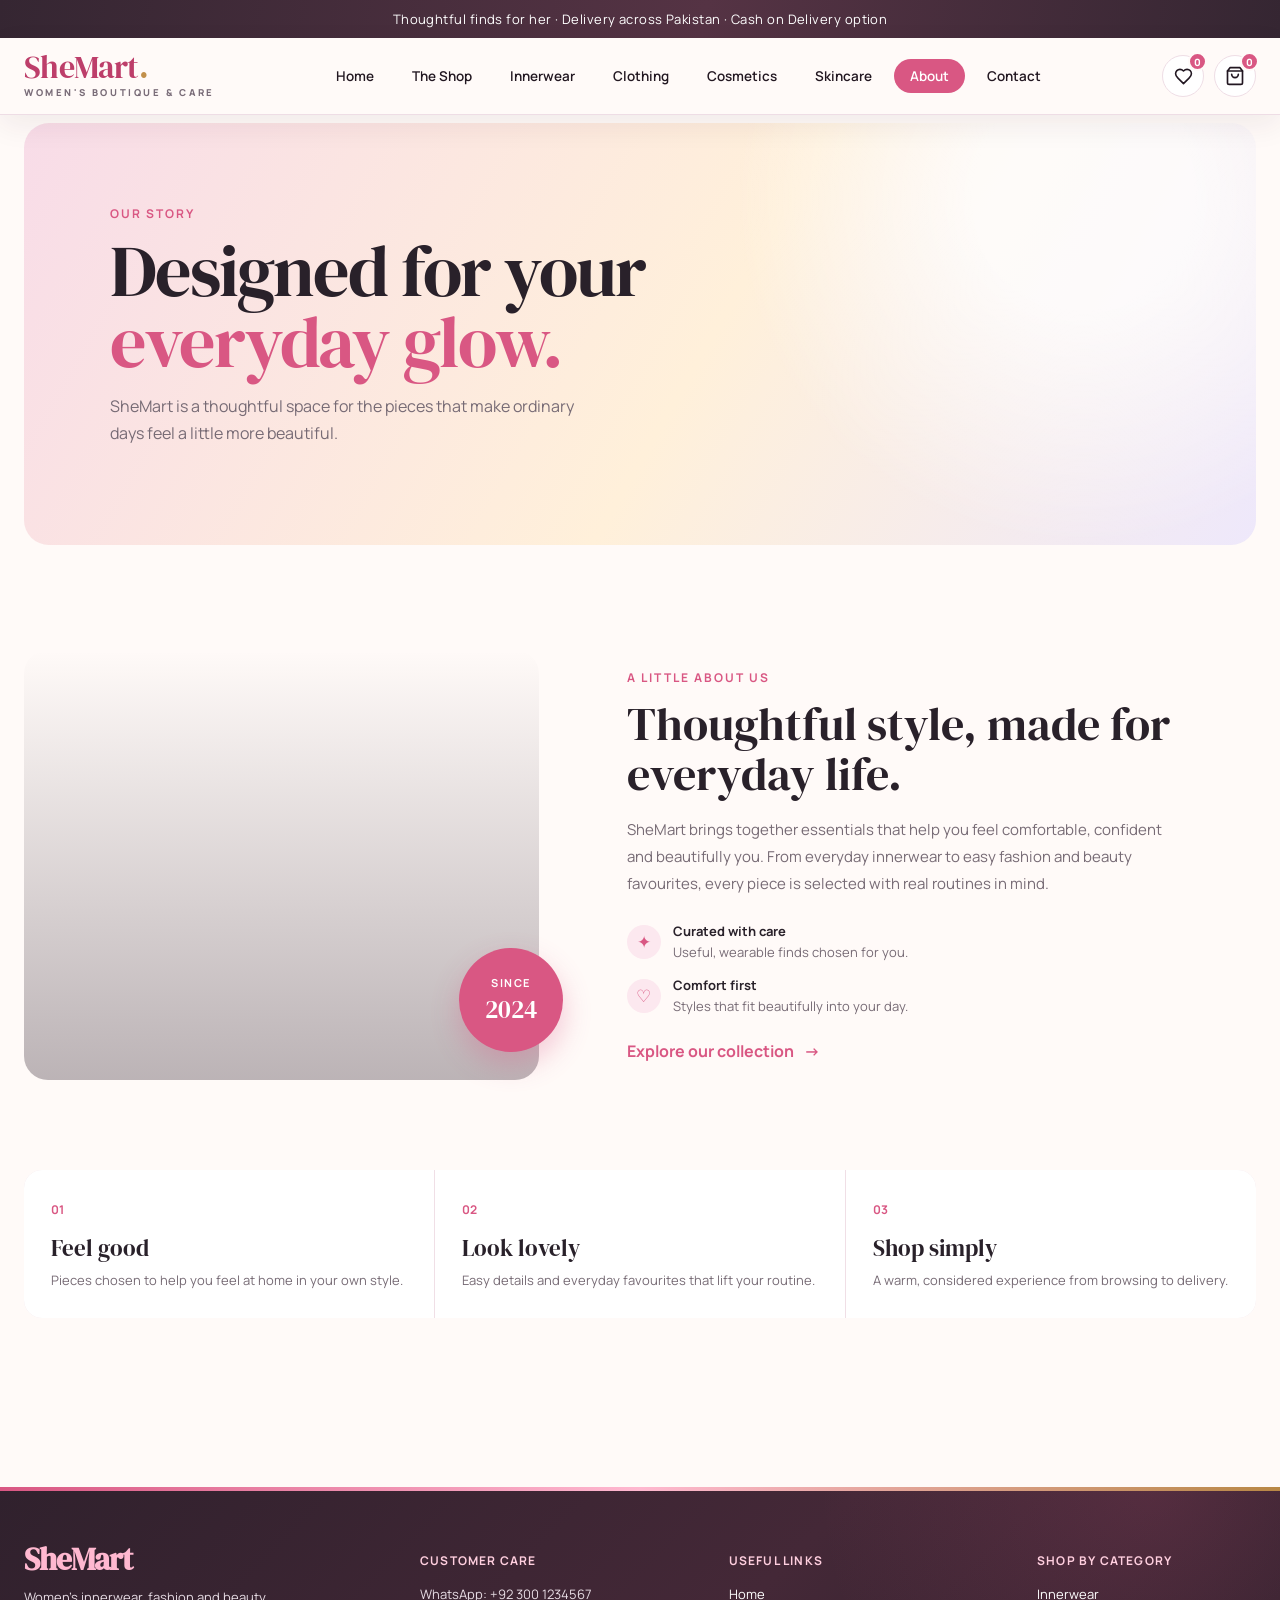
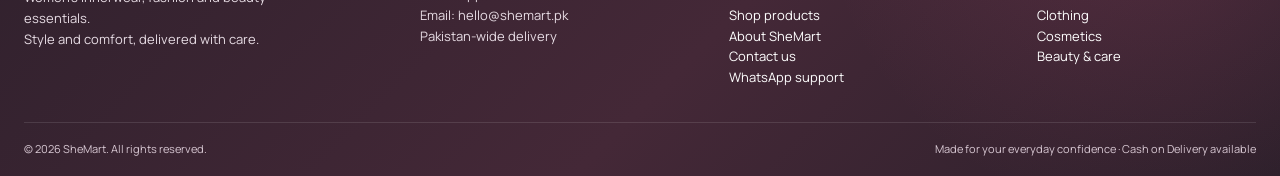
<file: about.html>
<!doctype html>
<html lang="en">
  <head>
    <meta charset="utf-8" />
    <meta name="viewport" content="width=device-width, initial-scale=1" />
    <meta name="description" content="Learn more about SheMart." />
    <title>About SheMart</title>
    <link rel="stylesheet" href="css/styles.css" />
    <link rel="stylesheet" href="css/shared.css" />
  </head>
  <body data-page="about">
    <div class="topbar">
      Thoughtful finds for her · Delivery across Pakistan · Cash on Delivery
      option
    </div>
    <div id="sharedHeader"></div>
    <main class="wrap inner-page">
      <section class="inner-page-heading">
        <div class="eyebrow">Our story</div>
        <h1>Designed for your<br /><em>everyday glow.</em></h1>
        <p>
          SheMart is a thoughtful space for the pieces that make ordinary days
          feel a little more beautiful.
        </p>
      </section>
      <section class="about-section about-page-section">
        <div class="about-visual">
          <div class="about-badge"><strong>Since</strong><span>2024</span></div>
        </div>
        <div class="about-copy">
          <div class="eyebrow">A little about us</div>
          <h2>Thoughtful style, made for everyday life.</h2>
          <p>
            SheMart brings together essentials that help you feel comfortable,
            confident and beautifully you. From everyday innerwear to easy
            fashion and beauty favourites, every piece is selected with real
            routines in mind.
          </p>
          <div class="about-points">
            <div>
              <span class="point-icon">✦</span
              ><span
                ><b>Curated with care</b>Useful, wearable finds chosen for
                you.</span
              >
            </div>
            <div>
              <span class="point-icon">♡</span
              ><span
                ><b>Comfort first</b>Styles that fit beautifully into your
                day.</span
              >
            </div>
          </div>
          <a class="text-link" href="shop.html"
            >Explore our collection <span>→</span></a
          >
        </div>
      </section>
      <section class="values-strip">
        <div>
          <b>01</b>
          <h3>Feel good</h3>
          <p>Pieces chosen to help you feel at home in your own style.</p>
        </div>
        <div>
          <b>02</b>
          <h3>Look lovely</h3>
          <p>Easy details and everyday favourites that lift your routine.</p>
        </div>
        <div>
          <b>03</b>
          <h3>Shop simply</h3>
          <p>A warm, considered experience from browsing to delivery.</p>
        </div>
      </section>
    </main>
    <footer class="footer">
      <div class="wrap footerinner">
        <div>
          <div class="logo">SheMart</div>
          <p>
            Women's innerwear, fashion and beauty essentials.<br />Style and
            comfort, delivered with care.
          </p>
        </div>
        <div>
          <b>Customer care</b>
          <p>
            WhatsApp: +92 300 1234567<br />Email: hello@shemart.pk<br />Pakistan-wide delivery
          </p>
        </div>
        <div>
          <b>Useful links</b>
          <p>
            <a style="color: white" href="shop.html">Shop products</a><br /><a
              style="color: white"
              href="contact.html"
              >Contact us</a
            ><br /><a style="color: white" href="index.html">Back home</a>
          </p>
        </div>
        <div>
          <b>Shop by category</b>
          <p>
            <a href="shop.html?category=Women's%20innerwear">Innerwear</a><br />
            <a href="shop.html?category=Ladies%20clothing">Clothing</a><br />
            <a href="shop.html?category=Cosmetics">Cosmetics</a><br />
            <a href="shop.html?category=Beauty%20products">Beauty &amp; care</a>
          </p>
        </div>
      </div>
      <div class="wrap smallprint">
        <span>© <span id="year"></span> SheMart. All rights reserved.</span>
        <span>Made for your everyday confidence · Cash on Delivery available</span>
      </div>
    </footer>
    <div
      class="modal"
      id="cartModal"
      role="dialog"
      aria-modal="true"
      aria-label="Shopping cart"
    >
      <div class="panel cart-panel">
        <div class="panelhead">
          <div>
            <div class="eyebrow">Your SheMart order</div>
            <h2>Your cart</h2>
          </div>
          <button class="close" id="closeCart" aria-label="Close">×</button>
        </div>
        <div id="cartItems"></div>
        <div class="cart-summary">
          <div class="summary-row">
            <span>Subtotal</span><span id="cartSubtotal">Rs 0</span>
          </div>
          <div class="summary-row delivery-row">
            <span>Delivery</span><span>Calculated at checkout</span>
          </div>
          <div class="total">
            <span>Total</span><span id="cartTotal">Rs 0</span>
          </div>
        </div>
        <button class="primary" id="checkoutBtn" style="width: 100%">
          Continue to checkout
        </button>
      </div>
    </div>
    <script src="js/shared.js"></script>
    <script src="js/script.js"></script>
  </body>
</html>
</file>
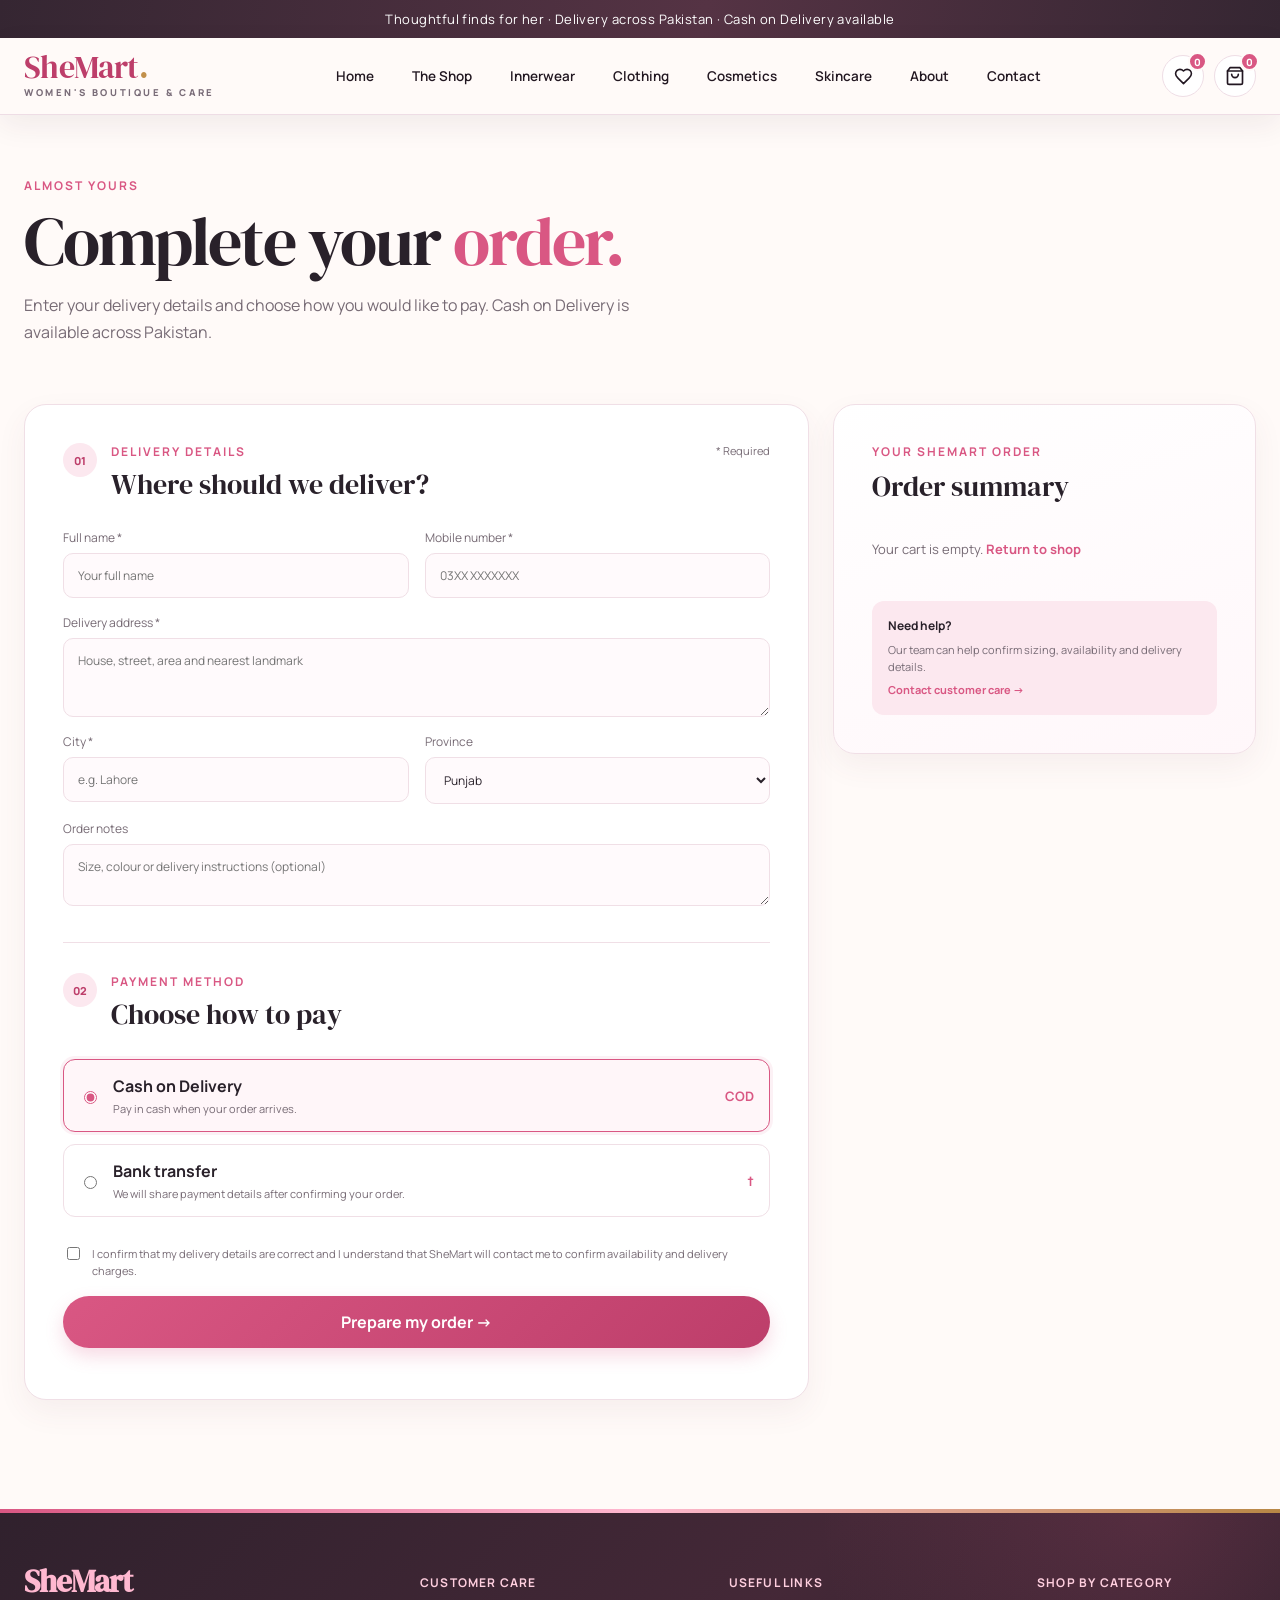
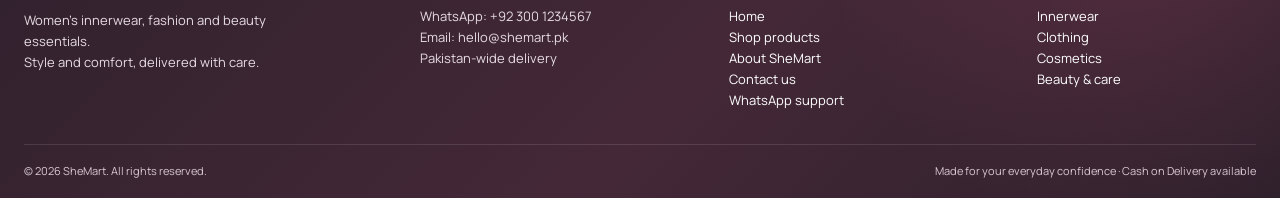
<file: checkout.html>
<!doctype html>
<html lang="en">
  <head>
    <meta charset="utf-8" />
    <meta name="viewport" content="width=device-width, initial-scale=1" />
    <meta name="description" content="Secure checkout for your SheMart order." />
    <title>Checkout | SheMart</title>
    <link rel="stylesheet" href="css/styles.css" />
    <link rel="stylesheet" href="css/shared.css" />
  </head>
  <body data-page="checkout">
    <div class="topbar">Thoughtful finds for her · Delivery across Pakistan · Cash on Delivery available</div>
    <div id="sharedHeader"></div>
    <main class="wrap checkout-page">
      <section class="checkout-heading">
        <div class="eyebrow">Almost yours</div>
        <h1>Complete your <em>order.</em></h1>
        <p>Enter your delivery details and choose how you would like to pay. Cash on Delivery is available across Pakistan.</p>
      </section>
      <div class="checkout-layout">
        <section class="checkout-card">
          <div class="checkout-card-heading">
            <div><span class="checkout-step">01</span><div><div class="eyebrow">Delivery details</div><h2>Where should we deliver?</h2></div></div>
            <span class="required-note">* Required</span>
          </div>
          <form id="checkoutForm">
            <div class="checkout-form-grid">
              <label>Full name *<input required name="name" autocomplete="name" placeholder="Your full name" /></label>
              <label>Mobile number *<input required name="phone" type="tel" autocomplete="tel" placeholder="03XX XXXXXXX" /></label>
              <label class="full">Delivery address *<textarea required name="address" rows="3" placeholder="House, street, area and nearest landmark"></textarea></label>
              <label>City *<input required name="city" placeholder="e.g. Lahore" /></label>
              <label>Province
                <select name="province"><option>Punjab</option><option>Sindh</option><option>Khyber Pakhtunkhwa</option><option>Balochistan</option><option>Islamabad Capital Territory</option><option>Gilgit-Baltistan</option><option>Azad Jammu & Kashmir</option></select>
              </label>
              <label class="full">Order notes <textarea name="notes" rows="2" placeholder="Size, colour or delivery instructions (optional)"></textarea></label>
            </div>
            <div class="checkout-payment">
              <div class="checkout-card-heading"><div><span class="checkout-step">02</span><div><div class="eyebrow">Payment method</div><h2>Choose how to pay</h2></div></div></div>
              <label class="payment-option"><input type="radio" name="payment" value="Cash on Delivery" checked /><span><b>Cash on Delivery</b><small>Pay in cash when your order arrives.</small></span><strong>COD</strong></label>
              <label class="payment-option"><input type="radio" name="payment" value="Bank transfer (confirm first)" /><span><b>Bank transfer</b><small>We will share payment details after confirming your order.</small></span><strong>†</strong></label>
            </div>
            <label class="checkout-consent"><input required type="checkbox" /> <span>I confirm that my delivery details are correct and I understand that SheMart will contact me to confirm availability and delivery charges.</span></label>
            <button class="primary checkout-submit" id="checkoutSubmit" type="submit">Prepare my order <span>→</span></button>
            <div class="checkout-message" id="checkoutMessage" role="status"></div>
            <div class="checkout-confirmation" id="checkoutConfirmation" hidden>
              <b>Your order summary</b>
              <textarea id="checkoutOrderText" readonly aria-label="Order summary"></textarea>
              <div><button class="add" id="copyOrder" type="button">Copy summary</button><a class="primary checkout-whatsapp" href="https://wa.me/923001234567" target="_blank" rel="noopener">Open WhatsApp</a></div>
            </div>
          </form>
        </section>
        <aside class="checkout-card checkout-summary-card">
          <div class="eyebrow">Your SheMart order</div><h2>Order summary</h2>
          <div id="checkoutSummary"></div>
          <div class="checkout-help"><b>Need help?</b><span>Our team can help confirm sizing, availability and delivery details.</span><a href="contact.html">Contact customer care →</a></div>
        </aside>
      </div>
    </main>
    <footer class="footer"></footer>
    <script src="js/shared.js"></script>
    <script src="js/script.js"></script>
  </body>
</html>
</file>
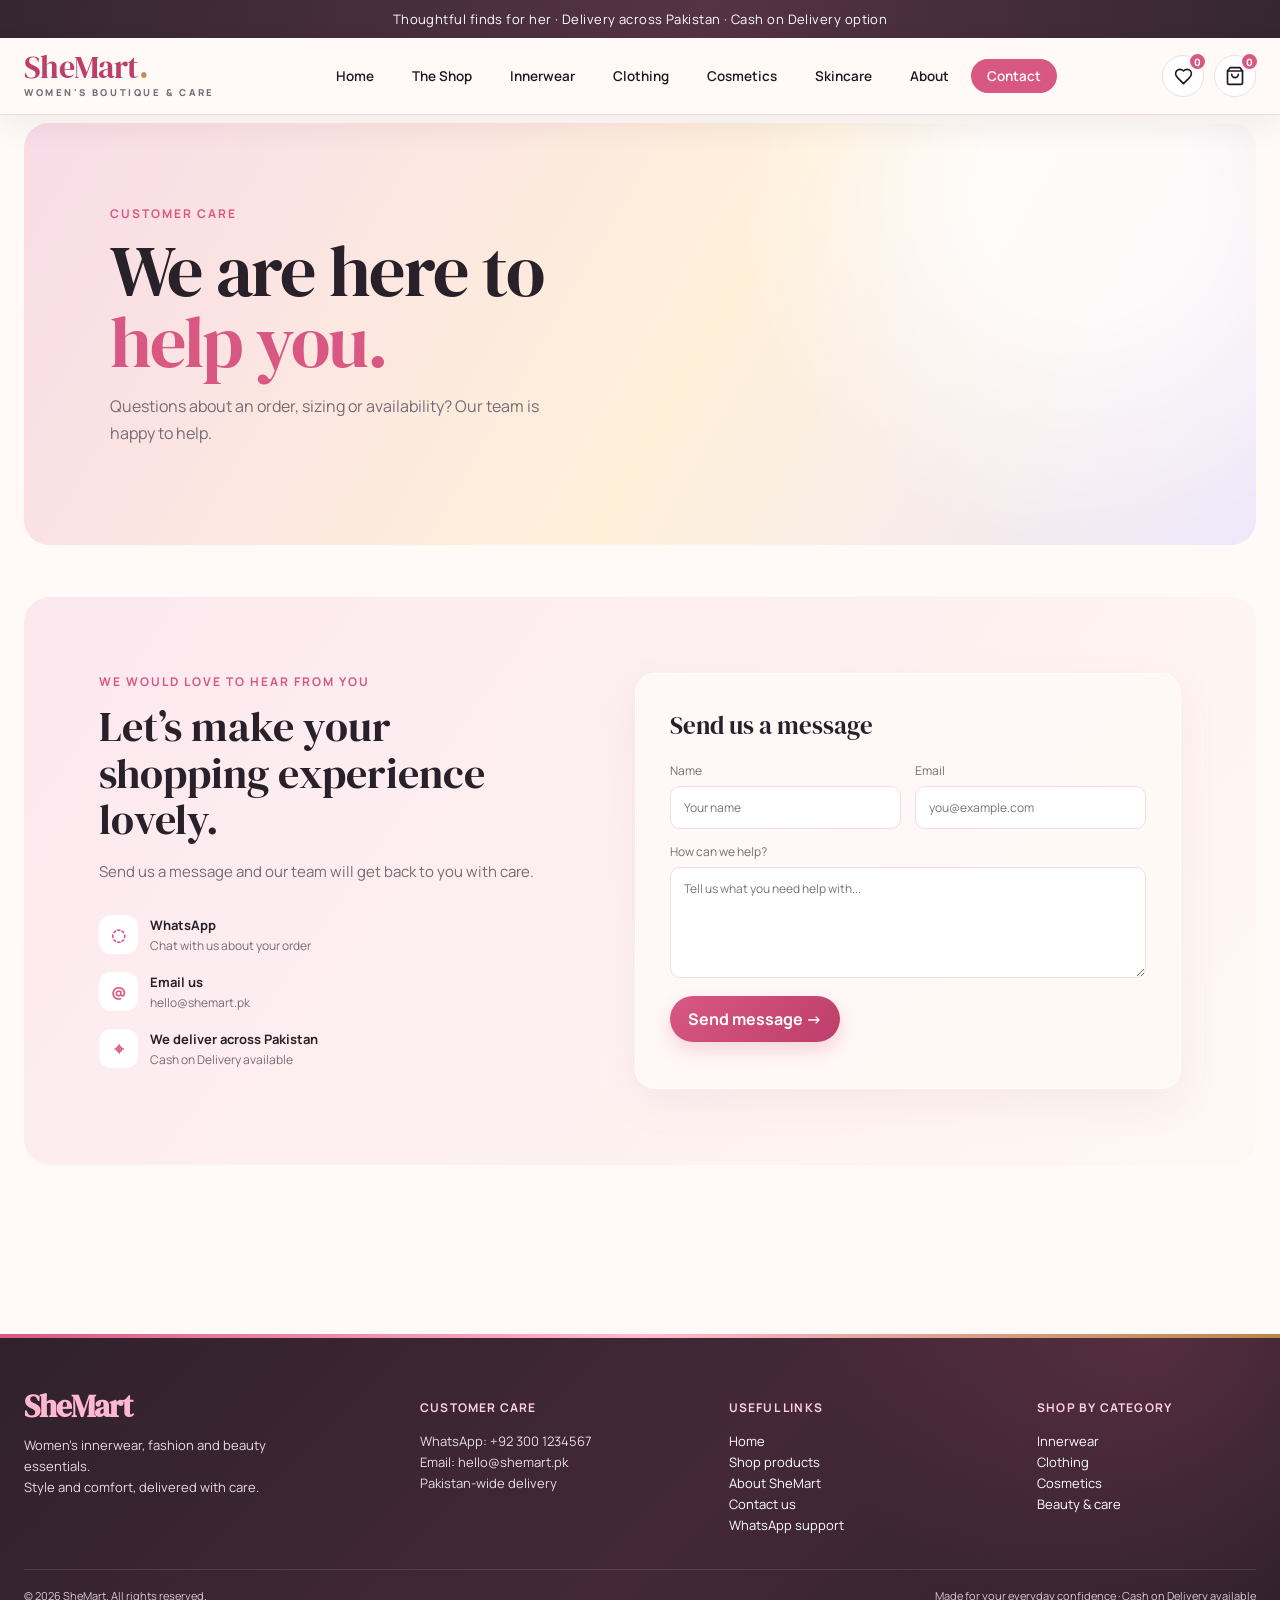
<file: contact.html>
<!doctype html>
<html lang="en">
  <head>
    <meta charset="utf-8" />
    <meta name="viewport" content="width=device-width, initial-scale=1" />
    <meta
      name="description"
      content="Contact SheMart for order and product support."
    />
    <title>Contact SheMart</title>
    <link rel="stylesheet" href="css/styles.css" />
    <link rel="stylesheet" href="css/shared.css" />
  </head>
  <body data-page="contact">
    <div class="topbar">
      Thoughtful finds for her · Delivery across Pakistan · Cash on Delivery
      option
    </div>
    <div id="sharedHeader"></div>
    <main class="wrap inner-page">
      <section class="inner-page-heading">
        <div class="eyebrow">Customer care</div>
        <h1>We are here to<br /><em>help you.</em></h1>
        <p>
          Questions about an order, sizing or availability? Our team is happy to
          help.
        </p>
      </section>
      <section class="contact-section contact-page-section">
        <div class="contact-intro">
          <div class="eyebrow">We would love to hear from you</div>
          <h2>Let’s make your shopping experience lovely.</h2>
          <p>Send us a message and our team will get back to you with care.</p>
          <div class="contact-details">
            <a href="https://wa.me/923001234567" target="_blank" rel="noopener"
              ><span class="contact-icon">◌</span
              ><span
                ><b>WhatsApp</b
                ><small>Chat with us about your order</small></span
              ></a
            ><a href="mailto:hello@shemart.pk"
              ><span class="contact-icon">@</span
              ><span><b>Email us</b><small>hello@shemart.pk</small></span></a
            >
            <div>
              <span class="contact-icon">⌖</span
              ><span
                ><b>We deliver across Pakistan</b
                ><small>Cash on Delivery available</small></span
              >
            </div>
          </div>
        </div>
        <form class="contact-form" id="contactForm">
          <h3>Send us a message</h3>
          <div class="contact-form-grid">
            <label
              >Name<input
                required
                name="name"
                placeholder="Your name"
                autocomplete="name" /></label
            ><label
              >Email<input
                required
                type="email"
                name="email"
                placeholder="you@example.com"
                autocomplete="email" /></label
            ><label class="full"
              >How can we help?<textarea
                required
                name="message"
                rows="5"
                placeholder="Tell us what you need help with..."
              ></textarea>
            </label>
          </div>
          <button class="primary" type="submit">
            Send message <span>→</span>
          </button>
          <div class="contact-success" id="contactSuccess" role="status"></div>
        </form>
      </section>
    </main>
    <footer class="footer">
      <div class="wrap footerinner">
        <div>
          <div class="logo">SheMart</div>
          <p>
            Women's innerwear, fashion and beauty essentials.<br />Style and
            comfort, delivered with care.
          </p>
        </div>
        <div>
          <b>Customer care</b>
          <p>
            WhatsApp: +92 300 1234567<br />Email: hello@shemart.pk<br />Pakistan-wide delivery
          </p>
        </div>
        <div>
          <b>Useful links</b>
          <p>
            <a style="color: white" href="shop.html">Shop products</a><br /><a
              style="color: white"
              href="about.html"
              >About SheMart</a
            ><br /><a style="color: white" href="index.html">Back home</a>
          </p>
        </div>
        <div>
          <b>Shop by category</b>
          <p>
            <a href="shop.html?category=Women's%20innerwear">Innerwear</a><br />
            <a href="shop.html?category=Ladies%20clothing">Clothing</a><br />
            <a href="shop.html?category=Cosmetics">Cosmetics</a><br />
            <a href="shop.html?category=Beauty%20products">Beauty &amp; care</a>
          </p>
        </div>
      </div>
      <div class="wrap smallprint">
        <span>© <span id="year"></span> SheMart. All rights reserved.</span>
        <span>Made for your everyday confidence · Cash on Delivery available</span>
      </div>
    </footer>
    <div
      class="modal"
      id="cartModal"
      role="dialog"
      aria-modal="true"
      aria-label="Shopping cart"
    >
      <div class="panel cart-panel">
        <div class="panelhead">
          <div>
            <div class="eyebrow">Your SheMart order</div>
            <h2>Your cart</h2>
          </div>
          <button class="close" id="closeCart" aria-label="Close">×</button>
        </div>
        <div id="cartItems"></div>
        <div class="cart-summary">
          <div class="summary-row">
            <span>Subtotal</span><span id="cartSubtotal">Rs 0</span>
          </div>
          <div class="summary-row delivery-row">
            <span>Delivery</span><span>Calculated at checkout</span>
          </div>
          <div class="total">
            <span>Total</span><span id="cartTotal">Rs 0</span>
          </div>
        </div>
        <button class="primary" id="checkoutBtn" style="width: 100%">
          Continue to checkout
        </button>
      </div>
    </div>
    <script src="js/shared.js"></script>
    <script src="js/script.js"></script>
  </body>
</html>
</file>
<file: css/styles.css>
@import url("https://fonts.googleapis.com/css2?family=DM+Serif+Display:ital@0;1&family=Manrope:wght@400;500;600;700;800&display=swap");

      :root {
        --pink: #d95783;
        --pink-dark: #bd3e6a;
        --rose: #fce8ef;
        --ink: #29212a;
        --muted: #776b75;
        --cream: #fffaf8;
        --line: #f0dfe6;
        --gold: #b88745;
        --lavender: #eee8fb;
      }
      * {
        box-sizing: border-box;
      }
      body {
        margin: 0;
        font-family: "Manrope", Arial, Helvetica, sans-serif;
        background: var(--cream);
        color: var(--ink);
        -webkit-font-smoothing: antialiased;
        text-rendering: optimizeLegibility;
      }
      button,
      input,
      select,
      textarea {
        font: inherit;
      }
      button {
        cursor: pointer;
      }
      .topbar {
        background: linear-gradient(100deg, #352632, #553344 55%, #352632);
        color: #fff;
        text-align: center;
        padding: 10px 12px;
        font-size: 13px;
        letter-spacing: 0.45px;
        box-shadow: 0 2px 10px #35263225;
      }
      .wrap {
        width: min(1440px, calc(100% - 48px));
        margin: auto;
      }
      .nav {
        position: sticky;
        top: 0;
        z-index: 7;
        display: flex;
        align-items: center;
        justify-content: space-between;
        gap: 24px;
        padding: 14px 0;
        background: #fffaf8f2;
        border-bottom: 1px solid #f0dfe680;
        box-shadow: 0 8px 24px #6d3c5508;
        backdrop-filter: blur(14px);
      }
      .nav > a:first-child {
        display: block;
        flex: 0 0 auto;
        padding: 7px 15px 7px 0;
        border-right: 1px solid var(--line);
      }
      .logo {
        font-family: "DM Serif Display", Georgia, serif;
        font-weight: bold;
        font-size: 31px;
        color: var(--pink-dark);
        letter-spacing: -1px;
        line-height: 0.95;
      }
      .logo small {
        display: block;
        font: 10px "Manrope", Arial, sans-serif;
        letter-spacing: 2.2px;
        color: var(--muted);
        margin-top: 5px;
        white-space: nowrap;
      }
      .navlinks {
        display: flex;
        flex: 1;
        justify-content: center;
        gap: 3px;
        align-items: center;
      }
      .navlinks a {
        color: var(--ink);
        text-decoration: none;
        font-size: 14px;
        padding: 10px 12px;
        border-radius: 999px;
        transition: color 0.2s, background 0.2s, transform 0.2s;
      }
      .navlinks a:hover,
      .navlinks a.active-link {
        color: var(--pink);
        background: var(--rose);
      }
      .navlinks a.active-link {
        box-shadow: inset 0 0 0 1px #f4c2d3;
        font-weight: 800;
      }
      .navlinks a:hover {
        transform: translateY(-1px);
      }
      .header-sticky {
        position: sticky;
        top: 0;
        z-index: 7;
        background: #fffaf8f2;
        border-bottom: 1px solid var(--line);
        box-shadow: 0 8px 24px #6d3c5508;
        backdrop-filter: blur(14px);
      }
      .header-sticky .nav {
        width: min(1440px, calc(100% - 48px));
      }
      .header-sticky .brand-box {
        display: flex;
        align-items: center;
        gap: 14px;
      }
      .header-sticky .brand-box > .logo {
        color: var(--pink-dark);
        text-decoration: none;
      }
      .header-sticky .logo .period {
        color: var(--gold);
      }
      .header-sticky .nav-actions {
        display: flex;
        align-items: center;
      }
      .header-sticky .icon-btn {
        position: relative;
        display: grid;
        place-items: center;
        width: 45px;
        height: 45px;
        padding: 0;
        border: 1px solid var(--line);
        border-radius: 50%;
        background: #fff;
        color: var(--ink);
      }
      .header-sticky .icon-btn:hover {
        color: var(--pink);
        background: var(--rose);
      }
      .header-sticky .nav-links a {
        font-weight: 600;
      }
      .header-sticky .nav-links a.active-link {
        color: #fff;
        background: var(--pink);
        box-shadow: 0 4px 14px #d9578330;
      }
      .header-sticky .nav {
        width: min(1380px, calc(100% - 48px));
        padding: 14px 0;
        gap: 20px;
      }
      .header-sticky .logo {
        font-size: 32px;
        letter-spacing: -0.6px;
        line-height: 0.92;
      }
      .header-sticky .logo small {
        font-size: 9.5px;
        font-weight: 800;
        letter-spacing: 2.6px;
        margin-top: 4px;
      }
      .header-sticky .navlinks {
        gap: 6px;
      }
      .header-sticky .navlinks a {
        padding: 8px 16px;
        font-size: 13.5px;
      }
      .header-sticky .nav-actions {
        gap: 10px;
      }
      .header-sticky .mobile-menu-btn {
        display: none;
        width: 40px;
        height: 40px;
        padding: 8px;
        border: 1px solid var(--line);
        border-radius: 10px;
        background: #fff;
      }
      .header-sticky .mobile-menu-btn span {
        display: block;
        width: 18px;
        height: 2px;
        margin: 4px auto;
        background: var(--ink);
      }
      .header-sticky .badge-counter {
        position: absolute;
        top: -3px;
        right: -3px;
        display: grid;
        place-items: center;
        min-width: 19px;
        height: 19px;
        padding: 0 4px;
        border: 2px solid var(--cream);
        border-radius: 10px;
        background: var(--pink);
        color: #fff;
        font-size: 10px;
      }
      .navlinks a:focus-visible,
      .footer a:focus-visible,
      .nav > a:focus-visible {
        outline: 3px solid #d9578350;
        outline-offset: 3px;
      }
      .cartbtn,
      .primary {
        color: #fff;
        border: 0;
        border-radius: 999px;
        padding: 12px 18px;
        font-weight: bold;
      }
      .cartbtn {
        position: relative;
        display: inline-flex;
        align-items: center;
        justify-content: center;
        width: 45px;
        height: 45px;
        padding: 0;
        color: var(--ink);
        background: transparent;
        border-radius: 50%;
        transition: color 0.2s, background 0.2s, transform 0.2s;
      }
      .cartbtn:hover,
      .cartbtn:focus-visible {
        color: var(--pink);
        background: var(--rose);
        outline: none;
        transform: translateY(-1px);
      }
      .carticon {
        width: 25px;
        height: 25px;
        fill: none;
        stroke: currentColor;
        stroke-linecap: round;
        stroke-linejoin: round;
        stroke-width: 1.7;
      }
      .cart-count {
        position: absolute;
        top: 2px;
        right: 0;
        display: grid;
        place-items: center;
        min-width: 19px;
        height: 19px;
        padding: 0 5px;
        border: 2px solid var(--cream);
        border-radius: 50px;
        background: var(--pink);
        color: white;
        font-size: 10px;
        line-height: 1;
        opacity: 0;
        transform: scale(0.5);
        transition: opacity 0.2s, transform 0.2s;
      }
      .cart-count.has-items {
        opacity: 1;
        transform: scale(1);
      }
      .primary {
        background: linear-gradient(135deg, var(--pink), var(--pink-dark));
        box-shadow: 0 8px 18px #d9578338;
        transition: transform 0.2s, box-shadow 0.2s;
      }
      .primary:hover {
        transform: translateY(-2px);
        box-shadow: 0 11px 22px #d9578350;
      }
      .main-banner {
        margin: 8px auto 36px;
        overflow: hidden;
        border: 1px solid var(--line);
        border-radius: 24px;
        background: #fff;
        box-shadow: 0 18px 50px #d38ca51a;
      }
      .main-banner img {
        display: block;
        width: 100%;
        height: auto;
      }
      .hero {
        display: grid;
        grid-template-columns: 1.1fr 0.9fr;
        min-height: 410px;
        background:
          radial-gradient(circle at 12% 20%, #ffffffb8 0 12%, transparent 35%),
          linear-gradient(115deg, #f8dce8, #fff0da 55%, #eee8fb);
        border-radius: 24px;
        overflow: hidden;
        margin: 8px auto 42px;
      }
      .hero-copy {
        padding: 55px 6%;
        align-self: center;
      }
      .eyebrow {
        color: var(--pink);
        text-transform: uppercase;
        letter-spacing: 2px;
        font-size: 12px;
        font-weight: bold;
      }
      .hero h1 {
        font:
          clamp(36px, 5vw, 60px)/1.06 "DM Serif Display",
          Georgia, serif;
        margin: 16px 0;
      }
      .hero p {
        color: var(--muted);
        line-height: 1.7;
        max-width: 440px;
      }
      .hero-art {
        min-height: 300px;
        background: url("https://images.unsplash.com/photo-1490481651871-ab68de25d43d?auto=format&fit=crop&w=1100&q=85")
          center/cover;
        position: relative;
      }
      .hero {
        box-shadow: 0 18px 50px #d38ca51a;
      }
      .hero-copy {
        position: relative;
      }
      .hero-copy:after {
        content: "♡";
        position: absolute;
        top: 28px;
        right: 10%;
        color: #d9578340;
        font-size: 54px;
      }
      .hero-art:after {
        content: "YOUR STYLE, YOUR COMFORT";
        position: absolute;
        bottom: 22px;
        right: 20px;
        background: #ffffffdf;
        padding: 12px 15px;
        letter-spacing: 1.5px;
        font-size: 10px;
      }
      .sectionhead {
        display: flex;
        justify-content: space-between;
        align-items: end;
        gap: 16px;
        margin: 0 0 18px;
      }
      .sectionhead h2 {
        font:
          32px "DM Serif Display",
          Georgia, serif;
        margin: 0;
      }
      .sectionhead p {
        color: var(--muted);
        font-size: 14px;
        margin: 7px 0 0;
      }
      .categories {
        display: flex;
        gap: 10px;
        flex-wrap: wrap;
        margin: 22px 0;
      }
      .chip {
        border: 1px solid var(--line);
        background: #fff;
        color: var(--ink);
        border-radius: 30px;
        padding: 10px 15px;
      }
      .chip.active,
      .chip:hover {
        background: var(--ink);
        color: #fff;
      }
      .tools {
        display: flex;
        gap: 10px;
        align-items: center;
        margin-bottom: 22px;
      }
      .tools input {
        flex: 1;
        min-width: 100px;
        border: 1px solid var(--line);
        border-radius: 12px;
        padding: 13px 15px;
        background: #fff;
      }
      .grid {
        display: grid;
        grid-template-columns: repeat(4, 1fr);
        gap: 18px;
      }
      .product {
        background: #fff;
        border: 1px solid var(--line);
        border-radius: 17px;
        overflow: hidden;
        display: flex;
        flex-direction: column;
        box-shadow: 0 8px 22px #6d3c5510;
        transition: transform 0.2s, box-shadow 0.2s;
      }
      .product:hover {
        transform: translateY(-4px);
        box-shadow: 0 14px 30px #6d3c5520;
      }
      .product img {
        width: 100%;
        aspect-ratio: 4/4.5;
        object-fit: cover;
        background: var(--rose);
      }
      .productbody {
        padding: 14px;
        display: flex;
        flex-direction: column;
        flex: 1;
      }
      .tag {
        font-size: 10px;
        color: var(--pink);
        text-transform: uppercase;
        letter-spacing: 1.2px;
        font-weight: bold;
      }
      .product h3 {
        font-size: 15px;
        margin: 8px 0;
      }
      .desc {
        color: var(--muted);
        font-size: 12px;
        line-height: 1.5;
        flex: 1;
      }
      .price {
        font-weight: bold;
        margin: 12px 0;
      }
      .add {
        border: 1px solid var(--pink);
        background: #fff;
        color: var(--pink);
        padding: 10px;
        border-radius: 10px;
        font-weight: bold;
      }
      .add:hover {
        background: var(--pink);
        color: #fff;
      }
      .benefits {
        display: grid;
        grid-template-columns: repeat(3, 1fr);
        gap: 15px;
        margin: 48px 0;
      }
      .home-intro {
        display: grid;
        grid-template-columns: 1fr 0.8fr;
        gap: 40px;
        align-items: end;
        padding: 65px 5% 55px;
      }
      .home-intro h2 {
        margin: 12px 0 0;
        font: clamp(31px, 4vw, 48px)/1.08 "DM Serif Display", Georgia, serif;
      }
      .home-intro h2 em,
      .feature-banner h2 em {
        color: var(--pink);
        font-style: normal;
      }
      .home-intro p {
        max-width: 390px;
        margin: 0;
        color: var(--muted);
        line-height: 1.8;
      }
      .category-showcase,
      .promise-section {
        margin: 15px 0 90px;
      }
      .category-cards {
        display: grid;
        grid-template-columns: repeat(3, 1fr);
        gap: 16px;
      }
      .category-card {
        position: relative;
        display: flex;
        min-height: 280px;
        flex-direction: column;
        justify-content: end;
        padding: 24px;
        overflow: hidden;
        border-radius: 19px;
        color: white;
        text-decoration: none;
        background-position: center;
        background-size: cover;
        transition: transform 0.25s, box-shadow 0.25s;
      }
      .category-card:before {
        content: "";
        position: absolute;
        inset: 0;
        background: linear-gradient(transparent 25%, #221821d9);
      }
      .category-card > * {
        position: relative;
      }
      .category-card:hover {
        transform: translateY(-5px);
        box-shadow: 0 18px 32px #35263222;
      }
      .category-card-innerwear {
        background-image: url("https://images.unsplash.com/photo-1571513722275-4b41940f54b8?auto=format&fit=crop&w=700&q=80");
      }
      .category-card-clothing {
        background-image: url("https://images.unsplash.com/photo-1483985988355-763728e1935b?auto=format&fit=crop&w=700&q=80");
      }
      .category-card-beauty {
        background-image: url("https://images.unsplash.com/photo-1596462502278-27bfdc403348?auto=format&fit=crop&w=700&q=80");
      }
      .category-card span,
      .category-card small {
        font-size: 11px;
        opacity: 0.85;
      }
      .category-card strong {
        margin: 6px 0;
        font: 27px "DM Serif Display", Georgia, serif;
      }
      .category-card i {
        position: absolute;
        right: 22px;
        bottom: 27px;
        font-size: 22px;
        font-style: normal;
      }
      .feature-banner {
        display: grid;
        grid-template-columns: 0.9fr 1.1fr;
        min-height: 390px;
        margin: 0 0 90px;
        overflow: hidden;
        border-radius: 24px;
        background: #352632;
        color: white;
      }
      .feature-banner-copy {
        align-self: center;
        padding: 55px 10%;
      }
      .feature-banner h2 {
        margin: 14px 0;
        font: clamp(32px, 4vw, 52px)/1.05 "DM Serif Display", Georgia, serif;
      }
      .feature-banner p {
        max-width: 320px;
        color: #eadde4;
        line-height: 1.7;
        font-size: 14px;
      }
      .light-link {
        display: inline-block;
        margin-top: 12px;
        color: #ffb8d0;
        font-weight: bold;
        text-decoration: none;
      }
      .light-link span {
        margin-left: 7px;
      }
      .feature-banner-art {
        min-height: 300px;
        background: linear-gradient(90deg, #35263200, #3526321a), url("https://images.unsplash.com/photo-1515886657613-9f3515b0c78f?auto=format&fit=crop&w=1000&q=85") center/cover;
      }
      .promise-grid {
        display: grid;
        grid-template-columns: repeat(3, 1fr);
        gap: 1px;
        overflow: hidden;
        border-radius: 18px;
        background: var(--line);
      }
      .promise {
        padding: 28px;
        background: white;
      }
      .promise span {
        color: var(--pink);
        font-size: 12px;
        font-weight: bold;
      }
      .promise b {
        display: block;
        margin: 28px 0 8px;
        font: 23px "DM Serif Display", Georgia, serif;
      }
      .promise p {
        margin: 0;
        color: var(--muted);
        font-size: 13px;
        line-height: 1.6;
      }
      .newsletter {
        display: flex;
        justify-content: space-between;
        align-items: end;
        gap: 30px;
        margin: 0 0 90px;
        padding: 48px clamp(24px, 6vw, 65px);
        border-radius: 22px;
        background: var(--rose);
      }
      .newsletter h2 {
        margin: 12px 0 0;
        font: clamp(29px, 4vw, 44px)/1.05 "DM Serif Display", Georgia, serif;
      }
      .newsletter form {
        display: grid;
        grid-template-columns: minmax(180px, 280px) auto;
        gap: 8px;
        align-items: start;
      }
      .newsletter input {
        width: 100%;
        padding: 13px 15px;
        border: 1px solid white;
        border-radius: 10px;
        background: white;
      }
      .newsletter input:focus {
        border-color: var(--pink);
        outline: 3px solid #d9578320;
      }
      .newsletter small {
        grid-column: 1 / -1;
        color: #397253;
        font-size: 12px;
      }
      .menu-toggle {
        display: none;
        width: 38px;
        height: 38px;
        padding: 9px;
        border: 1px solid var(--line);
        border-radius: 50%;
        background: white;
      }
      .menu-toggle span {
        display: block;
        height: 2px;
        margin: 3px 0;
        border-radius: 3px;
        background: var(--ink);
      }
      .sr-only {
        position: absolute;
        width: 1px;
        height: 1px;
        overflow: hidden;
        clip: rect(0, 0, 0, 0);
      }
      .page-hero,
      .inner-page-heading {
        padding: clamp(40px, 7vw, 82px) clamp(24px, 7vw, 86px);
        margin: 8px 0 52px;
        border-radius: 25px;
        background:
          radial-gradient(circle at 86% 18%, #ffffffc2 0 10%, transparent 31%),
          linear-gradient(120deg, #f8dce8, #fff0da 55%, #eee8fb);
      }
      .page-hero h1,
      .inner-page-heading h1 {
        max-width: 640px;
        margin: 14px 0;
        font: clamp(40px, 7vw, 72px)/0.98 "DM Serif Display", Georgia, serif;
        letter-spacing: -2px;
      }
      .page-hero h1 em,
      .inner-page-heading h1 em {
        color: var(--pink);
        font-style: normal;
      }
      .page-hero p,
      .inner-page-heading p {
        max-width: 470px;
        color: var(--muted);
        line-height: 1.7;
      }
      .shop-page {
        padding-bottom: 55px;
      }
      .shop-page .page-hero {
        min-height: 360px;
        display: flex;
        flex-direction: column;
        justify-content: center;
        margin-bottom: 62px;
      }
      .shop-toolbar {
        display: flex;
        justify-content: space-between;
        align-items: end;
        margin-bottom: 22px;
      }
      .shop-toolbar h2 {
        margin: 6px 0 0;
        font: 32px "DM Serif Display", Georgia, serif;
      }
      .mobile-filter-label {
        display: none;
        color: var(--muted);
        font-size: 12px;
      }
      .shop-layout {
        display: grid;
        grid-template-columns: 220px minmax(0, 1fr);
        gap: 28px;
        align-items: start;
      }
      .filter-sidebar {
        position: sticky;
        top: 20px;
        padding: 22px 18px;
        border: 1px solid var(--line);
        border-radius: 17px;
        background: linear-gradient(180deg, #fff, #fff8fb);
        box-shadow: 0 8px 22px #6d3c5510;
      }
      .filter-heading {
        padding-bottom: 18px;
        border-bottom: 1px solid var(--line);
      }
      .filter-heading b,
      .filter-group > b {
        display: block;
        font-size: 14px;
      }
      .filter-heading span {
        display: block;
        color: var(--muted);
        font-size: 11px;
        margin-top: 5px;
      }
      .filter-group {
        padding-top: 20px;
      }
      .filter-categories {
        display: grid;
        gap: 5px;
        margin-top: 10px;
      }
      .filter-categories .chip {
        padding: 9px 10px;
        border: 0;
        border-radius: 8px;
        text-align: left;
        font-size: 12px;
      }
      .filter-categories .chip.active {
        background: var(--rose);
        color: var(--pink);
        font-weight: bold;
      }
      .filter-select {
        width: 100%;
        margin-top: 10px;
        padding: 10px;
        border: 1px solid var(--line);
        border-radius: 9px;
        background: #fff;
        color: var(--ink);
      }
      .shop-search {
        position: relative;
        margin-bottom: 18px;
      }
      .shop-search svg {
        position: absolute;
        top: 14px;
        left: 14px;
        width: 18px;
        height: 18px;
        fill: none;
        stroke: var(--muted);
        stroke-linecap: round;
        stroke-width: 1.7;
      }
      .shop-search input {
        width: 100%;
        padding: 13px 15px 13px 43px;
        border: 1px solid var(--line);
        border-radius: 12px;
        background: #fff;
      }
      .shop-results .grid {
        gap: 22px;
      }
      .shop-search input:focus {
        border-color: var(--pink);
        outline: 3px solid #d9578320;
      }
      .values-strip {
        display: grid;
        grid-template-columns: repeat(3, 1fr);
        gap: 1px;
        margin: 0 0 85px;
        overflow: hidden;
        border-radius: 18px;
        background: var(--line);
      }
      .values-strip > div {
        padding: 27px;
        background: #fff;
      }
      .values-strip b {
        color: var(--pink);
        font-size: 12px;
      }
      .values-strip h3 {
        margin: 13px 0 7px;
        font: 23px "DM Serif Display", Georgia, serif;
      }
      .values-strip p {
        margin: 0;
        color: var(--muted);
        font-size: 13px;
        line-height: 1.5;
      }
      .about-page-section,
      .contact-page-section {
        margin-top: 0;
      }
      .inner-page {
        padding-bottom: 20px;
      }
      .about-section {
        display: grid;
        grid-template-columns: 0.9fr 1.1fr;
        gap: clamp(30px, 7vw, 88px);
        align-items: center;
        margin: 105px 0 90px;
        scroll-margin-top: 25px;
      }
      .about-visual {
        min-height: 430px;
        position: relative;
        border-radius: 24px;
        background: linear-gradient(#0000, #35263255),
          url("https://images.unsplash.com/photo-1485230895905-ec40ba36b9bc?auto=format&fit=crop&w=900&q=85")
            center/cover;
      }
      .about-badge {
        position: absolute;
        right: -24px;
        bottom: 28px;
        display: grid;
        width: 104px;
        height: 104px;
        place-content: center;
        border-radius: 50%;
        background: var(--pink);
        color: white;
        text-align: center;
        box-shadow: 0 12px 28px #d9578350;
      }
      .about-badge strong {
        font-size: 11px;
        letter-spacing: 1.5px;
        text-transform: uppercase;
      }
      .about-badge span {
        font: 25px "DM Serif Display", Georgia, serif;
        margin-top: 2px;
      }
      .about-copy h2,
      .contact-intro h2 {
        max-width: 560px;
        margin: 13px 0 16px;
        font: clamp(30px, 4vw, 46px)/1.1 "DM Serif Display", Georgia, serif;
      }
      .about-copy p,
      .contact-intro > p {
        max-width: 540px;
        color: var(--muted);
        line-height: 1.8;
        font-size: 15px;
      }
      .about-points {
        display: grid;
        gap: 15px;
        margin: 25px 0;
      }
      .about-points > div {
        display: flex;
        gap: 12px;
        align-items: center;
        color: var(--muted);
        font-size: 13px;
      }
      .about-points b,
      .contact-details b {
        display: block;
        color: var(--ink);
        margin-bottom: 3px;
      }
      .point-icon {
        display: grid;
        flex: 0 0 auto;
        place-items: center;
        width: 34px;
        height: 34px;
        border-radius: 50%;
        background: var(--rose);
        color: var(--pink);
        font-size: 17px;
      }
      .text-link {
        color: var(--pink);
        font-weight: bold;
        text-decoration: none;
      }
      .text-link span {
        margin-left: 7px;
      }
      .contact-section {
        display: grid;
        grid-template-columns: 0.9fr 1.1fr;
        gap: clamp(30px, 7vw, 90px);
        align-items: start;
        padding: 76px clamp(24px, 6vw, 75px);
        margin: 0 0 85px;
        border-radius: 26px;
        background: linear-gradient(125deg, #fce8ef, #fff8f2);
        scroll-margin-top: 25px;
      }
      .contact-intro h2 {
        font-size: clamp(29px, 3.5vw, 42px);
      }
      .contact-details {
        display: grid;
        gap: 18px;
        margin-top: 30px;
      }
      .contact-details > *,
      .contact-details a {
        display: flex;
        align-items: center;
        gap: 12px;
        color: var(--ink);
        text-decoration: none;
        font-size: 13px;
      }
      .contact-details small {
        display: block;
        color: var(--muted);
        font-size: 12px;
      }
      .contact-icon {
        display: grid;
        flex: 0 0 auto;
        place-items: center;
        width: 39px;
        height: 39px;
        border-radius: 12px;
        background: white;
        color: var(--pink);
        font-weight: bold;
        font-size: 17px;
      }
      .contact-details a:hover b {
        color: var(--pink);
      }
      .contact-form {
        padding: clamp(20px, 4vw, 34px);
        border: 1px solid #ffffff;
        border-radius: 20px;
        background: #fffaf8cc;
        box-shadow: 0 15px 40px #9e6a7d14;
      }
      .contact-form h3 {
        margin: 0 0 20px;
        font: 25px "DM Serif Display", Georgia, serif;
      }
      .contact-form-grid {
        display: grid;
        grid-template-columns: 1fr 1fr;
        gap: 14px;
      }
      .contact-form label {
        color: var(--muted);
        font-size: 12px;
      }
      .contact-form input,
      .contact-form textarea {
        display: block;
        width: 100%;
        margin-top: 7px;
        padding: 12px 13px;
        border: 1px solid var(--line);
        border-radius: 10px;
        background: white;
        color: var(--ink);
        resize: vertical;
      }
      .contact-form input:focus,
      .contact-form textarea:focus {
        border-color: var(--pink);
        outline: 3px solid #d9578320;
      }
      .contact-form .primary {
        margin-top: 18px;
      }
      .contact-success {
        color: #397253;
        font-size: 12px;
        margin-top: 12px;
      }
      .benefit {
        padding: 20px;
        border: 1px solid var(--line);
        border-radius: 16px;
        background: #fff;
      }
      .benefit b {
        display: block;
        margin-bottom: 7px;
      }
      .benefit span {
        font-size: 13px;
        color: var(--muted);
        line-height: 1.5;
      }
      .footer {
        position: relative;
        overflow: hidden;
        background:
          radial-gradient(circle at 90% 0%, #d957832b, transparent 28%),
          linear-gradient(135deg, #30212d, #442837 55%, #2d202b);
        color: #fff;
        padding: 58px 0 20px;
        margin-top: 64px;
      }
      .footer:before {
        content: "";
        position: absolute;
        top: 0;
        left: 0;
        right: 0;
        height: 4px;
        background: linear-gradient(90deg, var(--pink), #ffb8d0, var(--gold));
      }
      .footerinner {
        display: grid;
        grid-template-columns: 1.4fr 1fr 1fr 1fr;
        gap: clamp(28px, 7vw, 110px);
        padding-bottom: 34px;
      }
      .footerinner > div:first-child {
        max-width: 350px;
      }
      .footerinner > div:not(:first-child) {
        padding-top: 7px;
      }
      .footerinner b {
        display: block;
        color: #ffcfdf;
        font-size: 12px;
        letter-spacing: 1.2px;
        text-transform: uppercase;
        margin-bottom: 15px;
      }
      .footer p {
        color: #e7dce4;
        font-size: 13px;
        line-height: 1.6;
        margin: 13px 0 0;
      }
      .footer .logo {
        color: #ffb8d0;
      }
      .footer a {
        color: #fff;
        text-decoration: none;
        transition: color 0.2s;
      }
      .footer a:hover {
        color: #ffb8d0 !important;
      }
      .smallprint {
        display: flex;
        justify-content: space-between;
        align-items: center;
        gap: 18px;
        font-size: 11px;
        color: #d8c8d3;
        margin-top: 0;
        padding-top: 18px;
        border-top: 1px solid #ffffff1c;
      }
      .checkout-page {
        padding-bottom: 45px;
      }
      .checkout-heading {
        max-width: 760px;
        padding: 62px 0 42px;
      }
      .checkout-heading h1 {
        margin: 14px 0;
        font: clamp(42px, 6vw, 68px)/1 "DM Serif Display", Georgia, serif;
        letter-spacing: -2px;
      }
      .checkout-heading h1 em {
        color: var(--pink);
        font-style: normal;
      }
      .checkout-heading p {
        max-width: 630px;
        color: var(--muted);
        line-height: 1.7;
      }
      .checkout-layout {
        display: grid;
        grid-template-columns: minmax(0, 1.3fr) minmax(310px, 0.7fr);
        gap: 24px;
        align-items: start;
      }
      .checkout-card {
        padding: clamp(24px, 4vw, 38px);
        border: 1px solid var(--line);
        border-radius: 22px;
        background: #fff;
        box-shadow: 0 12px 30px #6d3c5510;
      }
      .checkout-card-heading {
        display: flex;
        justify-content: space-between;
        gap: 18px;
        margin-bottom: 26px;
      }
      .checkout-card-heading > div:first-child {
        display: flex;
        gap: 14px;
        align-items: flex-start;
      }
      .checkout-step {
        display: grid;
        flex: 0 0 auto;
        place-items: center;
        width: 34px;
        height: 34px;
        border-radius: 50%;
        background: var(--rose);
        color: var(--pink-dark);
        font-size: 11px;
        font-weight: 800;
      }
      .checkout-card h2 {
        margin: 5px 0 0;
        font: 28px "DM Serif Display", Georgia, serif;
      }
      .required-note {
        color: var(--muted);
        font-size: 11px;
      }
      .checkout-form-grid {
        display: grid;
        grid-template-columns: 1fr 1fr;
        gap: 16px;
      }
      .checkout-form-grid label {
        color: var(--muted);
        font-size: 12px;
      }
      .checkout-form-grid input,
      .checkout-form-grid textarea,
      .checkout-form-grid select {
        display: block;
        width: 100%;
        margin-top: 7px;
        padding: 13px 14px;
        border: 1px solid var(--line);
        border-radius: 10px;
        background: #fffafc;
        color: var(--ink);
        resize: vertical;
      }
      .checkout-form-grid input:focus,
      .checkout-form-grid textarea:focus,
      .checkout-form-grid select:focus {
        border-color: var(--pink);
        outline: 3px solid #d9578320;
      }
      .checkout-payment {
        margin-top: 36px;
        padding-top: 30px;
        border-top: 1px solid var(--line);
      }
      .payment-option {
        display: flex;
        align-items: center;
        gap: 13px;
        margin-top: 12px;
        padding: 15px;
        border: 1px solid var(--line);
        border-radius: 12px;
        cursor: pointer;
      }
      .payment-option:has(input:checked) {
        border-color: var(--pink);
        background: #fff6f9;
        box-shadow: 0 0 0 3px #d9578315;
      }
      .payment-option input {
        accent-color: var(--pink);
      }
      .payment-option span {
        flex: 1;
      }
      .payment-option b,
      .payment-option small {
        display: block;
      }
      .payment-option small {
        margin-top: 4px;
        color: var(--muted);
        font-size: 11px;
      }
      .payment-option > strong {
        color: var(--pink);
        font-size: 13px;
      }
      .checkout-consent {
        display: flex;
        gap: 9px;
        align-items: flex-start;
        margin: 28px 0 17px;
        color: var(--muted);
        font-size: 11px;
        line-height: 1.55;
      }
      .checkout-consent input {
        flex: 0 0 auto;
        margin-top: 2px;
        accent-color: var(--pink);
      }
      .checkout-submit {
        width: 100%;
        padding: 15px 20px;
      }
      .checkout-message {
        margin-top: 13px;
        color: #397253;
        font-size: 12px;
      }
      .checkout-confirmation {
        margin-top: 18px;
        padding: 16px;
        border-radius: 12px;
        background: #f1faf5;
        color: #397253;
      }
      .checkout-confirmation textarea {
        display: block;
        width: 100%;
        min-height: 170px;
        margin: 10px 0;
        padding: 11px;
        border: 1px solid #c8e4d2;
        border-radius: 9px;
        background: #fff;
        color: var(--ink);
        resize: vertical;
      }
      .checkout-confirmation > div {
        display: flex;
        gap: 9px;
        align-items: center;
      }
      .checkout-whatsapp {
        display: inline-block;
        text-decoration: none;
        padding: 10px 14px;
        font-size: 12px;
      }
      .checkout-summary-card {
        position: sticky;
        top: 94px;
        background: linear-gradient(160deg, #fff, #fff7fa);
      }
      .checkout-summary-card h2 {
        margin: 7px 0 20px;
      }
      .checkout-item {
        display: flex;
        align-items: center;
        gap: 11px;
        padding: 12px 0;
        border-bottom: 1px solid var(--line);
      }
      .checkout-item img {
        width: 52px;
        height: 62px;
        object-fit: cover;
        border-radius: 8px;
        background: var(--rose);
      }
      .checkout-item div {
        flex: 1;
        min-width: 0;
      }
      .checkout-item b,
      .checkout-item span {
        display: block;
      }
      .checkout-item b {
        font-size: 12px;
      }
      .checkout-item span {
        margin-top: 5px;
        color: var(--muted);
        font-size: 11px;
      }
      .checkout-item strong {
        white-space: nowrap;
        font-size: 12px;
      }
      .checkout-total,
      .checkout-grand-total {
        display: flex;
        justify-content: space-between;
        gap: 12px;
        padding-top: 13px;
        color: var(--muted);
        font-size: 12px;
      }
      .checkout-grand-total {
        margin-top: 13px;
        padding: 17px 0 0;
        border-top: 1px solid var(--line);
        color: var(--ink);
        font-size: 18px;
      }
      .checkout-empty {
        padding: 15px 0;
        color: var(--muted);
        font-size: 13px;
      }
      .checkout-empty a,
      .checkout-help a {
        color: var(--pink);
        font-weight: 700;
        text-decoration: none;
      }
      .checkout-help {
        display: grid;
        gap: 7px;
        margin-top: 28px;
        padding: 16px;
        border-radius: 12px;
        background: var(--rose);
        color: var(--muted);
        font-size: 11px;
        line-height: 1.5;
      }
      .checkout-help b {
        color: var(--ink);
        font-size: 12px;
      }
      .modal {
        position: fixed;
        inset: 0;
        background: #1c121dcc;
        display: none;
        align-items: center;
        justify-content: center;
        padding: 15px;
        z-index: 10;
      }
      #cartModal {
        align-items: stretch;
        justify-content: flex-end;
        padding: 0;
      }
      .modal.open {
        display: flex;
      }
      .panel {
        background: #fffaf8;
        width: min(600px, 100%);
        max-height: 92vh;
        overflow: auto;
        border-radius: 20px;
        padding: 24px;
      }
      .cart-panel {
        width: min(440px, 100%);
        height: 100%;
        max-height: none;
        border-radius: 24px 0 0 24px;
        padding: 28px;
        box-shadow: -15px 0 45px #1c121d26;
        animation: cartSlideIn 0.25s ease-out;
      }
      @keyframes cartSlideIn {
        from {
          transform: translateX(100%);
        }
        to {
          transform: translateX(0);
        }
      }
      .panelhead {
        display: flex;
        justify-content: space-between;
        align-items: center;
      }
      .panelhead h2 {
        font:
          28px "DM Serif Display",
          Georgia, serif;
        margin: 0;
      }
      .close {
        border: 0;
        background: #f6e8ee;
        border-radius: 50%;
        width: 36px;
        height: 36px;
        font-size: 20px;
      }
      .cartline {
        display: flex;
        align-items: center;
        gap: 14px;
        padding: 16px 0;
        border-bottom: 1px solid var(--line);
        font-size: 14px;
      }
      .cart-thumb {
        width: 68px;
        height: 78px;
        object-fit: cover;
        border-radius: 10px;
        background: var(--rose);
        flex: 0 0 auto;
      }
      .cart-product {
        display: flex;
        flex: 1;
        min-width: 0;
        flex-direction: column;
        gap: 5px;
      }
      .cart-product span {
        color: var(--muted);
        font-size: 12px;
      }
      .cart-line-total {
        white-space: nowrap;
      }
      .remove-item {
        display: grid;
        flex: 0 0 auto;
        place-items: center;
        width: 30px;
        height: 30px;
        padding: 6px;
        border: 0;
        border-radius: 8px;
        background: transparent;
        color: var(--muted);
        transition: color 0.2s, background 0.2s;
      }
      .remove-item svg {
        width: 17px;
        height: 17px;
        fill: none;
        stroke: currentColor;
        stroke-linecap: round;
        stroke-linejoin: round;
        stroke-width: 1.7;
      }
      .remove-item:hover,
      .remove-item:focus-visible {
        background: #fde9ef;
        color: #c43d68;
        outline: none;
      }
      .qty {
        display: flex;
        gap: 8px;
        align-items: center;
        margin-top: 4px;
      }
      .qty button {
        border: 1px solid var(--line);
        background: #fff;
        border-radius: 6px;
        padding: 3px 9px;
      }
      .qty button:hover {
        background: var(--rose);
        border-color: var(--pink);
      }
      .cart-summary {
        margin-top: 8px;
        padding-top: 8px;
      }
      .summary-row {
        display: flex;
        justify-content: space-between;
        gap: 12px;
        padding: 7px 0;
        color: var(--muted);
        font-size: 13px;
      }
      .delivery-row span:last-child {
        text-align: right;
      }
      .total {
        display: flex;
        justify-content: space-between;
        font-weight: bold;
        padding: 17px 0;
        font-size: 18px;
      }
      .formgrid {
        display: grid;
        grid-template-columns: 1fr 1fr;
        gap: 12px;
      }
      .formgrid label {
        font-size: 12px;
        color: var(--muted);
      }
      .formgrid input,
      .formgrid textarea,
      .formgrid select {
        width: 100%;
        margin-top: 6px;
        padding: 11px;
        border: 1px solid var(--line);
        border-radius: 9px;
        background: white;
      }
      .full {
        grid-column: 1/-1;
      }
      .notice {
        background: #fce8ef;
        border-radius: 10px;
        padding: 12px;
        font-size: 12px;
        line-height: 1.5;
        color: #704052;
        margin: 12px 0;
      }
      .empty {
        padding: 28px;
        text-align: center;
        color: var(--muted);
        grid-column: 1/-1;
      }
      @media (max-width: 1050px) {
        .grid {
          grid-template-columns: repeat(3, 1fr);
        }
        .checkout-layout {
          grid-template-columns: minmax(0, 1fr) minmax(280px, 0.7fr);
        }
      }
      @media (max-width: 850px) {
        .grid {
          grid-template-columns: repeat(2, 1fr);
        }
        .hero {
          grid-template-columns: 1fr;
        }
        .hero-art {
          min-height: 250px;
          order: -1;
        }
        .hero-copy {
          padding: 35px 7%;
        }
        .navlinks {
          display: none;
        }
        .header-sticky .mobile-menu-btn {
          display: block;
          margin: 0;
        }
        .header-sticky .navlinks.menu-open {
          top: 76px;
          right: 3%;
          left: 3%;
          display: grid;
          gap: 0;
          padding: 8px;
          border: 1px solid var(--line);
          border-radius: 15px;
          background: #fffaf8f7;
          box-shadow: 0 14px 30px #3526321c;
          backdrop-filter: blur(12px);
        }
        .header-sticky .navlinks.menu-open a {
          padding: 12px 14px;
          border-radius: 9px;
        }
        .menu-toggle {
          display: block;
          margin-left: auto;
        }
        .footerinner {
          grid-template-columns: 1fr 1fr;
          gap: 28px 22px;
        }
        .footerinner > div:first-child {
          grid-column: 1 / -1;
        }
        .navlinks.menu-open {
          position: absolute;
          top: 76px;
          right: 3%;
          left: 3%;
          z-index: 8;
          display: grid;
          gap: 0;
          padding: 8px;
          border: 1px solid var(--line);
          border-radius: 15px;
          background: #fffaf8f7;
          box-shadow: 0 14px 30px #3526321c;
          backdrop-filter: blur(12px);
        }
        .navlinks.menu-open a {
          padding: 12px 14px;
          border-radius: 9px;
        }
        .navlinks.menu-open a:hover {
          background: var(--rose);
        }
        .benefits {
          grid-template-columns: 1fr;
        }
        .sectionhead h2 {
          font-size: 27px;
        }
        .wrap {
          width: min(94%, 680px);
        }
        .home-intro {
          grid-template-columns: 1fr;
          gap: 15px;
          padding: 50px 2% 40px;
        }
        .category-cards,
        .promise-grid {
          grid-template-columns: 1fr;
        }
        .feature-banner {
          grid-template-columns: 1fr;
        }
        .feature-banner-art {
          min-height: 260px;
          order: -1;
        }
        .newsletter {
          align-items: stretch;
          flex-direction: column;
        }
        .shop-layout {
          grid-template-columns: 1fr;
        }
        .checkout-layout {
          grid-template-columns: 1fr;
        }
        .checkout-summary-card {
          position: static;
          order: -1;
        }
        .filter-sidebar {
          position: static;
          display: grid;
          grid-template-columns: 1fr 1fr;
          gap: 18px;
        }
        .filter-heading {
          grid-column: 1 / -1;
        }
        .filter-group {
          padding-top: 0;
        }
        .values-strip {
          grid-template-columns: 1fr;
        }
        .about-section,
        .contact-section {
          grid-template-columns: 1fr;
          gap: 35px;
        }
        .about-section {
          margin: 75px 0 65px;
        }
        .about-visual {
          min-height: 330px;
          max-width: 560px;
        }
        .contact-section {
          padding: 48px 6%;
          margin-bottom: 65px;
        }
      }
      @media (max-width: 440px) {
        .grid {
          gap: 10px;
        }
        .productbody {
          padding: 10px;
        }
        .product h3 {
          font-size: 13px;
        }
        .price {
          font-size: 14px;
        }
        .hero h1 {
          font-size: 39px;
        }
        .checkout-heading {
          padding: 42px 0 28px;
        }
        .checkout-heading h1 {
          font-size: 43px;
        }
        .checkout-form-grid {
          grid-template-columns: 1fr;
        }
        .checkout-form-grid .full {
          grid-column: auto;
        }
        .checkout-card {
          padding: 22px 17px;
          border-radius: 18px;
        }
        .checkout-card-heading {
          display: block;
        }
        .required-note {
          display: block;
          margin: 12px 0 0 48px;
        }
        .checkout-confirmation > div {
          align-items: stretch;
          flex-direction: column;
        }
        .checkout-whatsapp {
          text-align: center;
        }
        .formgrid {
          grid-template-columns: 1fr;
        }
        .full {
          grid-column: auto;
        }
        .tools {
          flex-wrap: wrap;
        }
        .tools input {
          flex-basis: 100%;
        }
        .page-hero,
        .inner-page-heading {
          padding: 36px 22px;
          margin-bottom: 38px;
          border-radius: 18px;
        }
        .page-hero h1,
        .inner-page-heading h1 {
          font-size: 43px;
        }
        .shop-toolbar {
          display: block;
        }
        .shop-toolbar h2 {
          font-size: 27px;
        }
        .mobile-filter-label {
          display: block;
          margin-top: 8px;
        }
        .filter-sidebar {
          display: block;
          padding: 17px;
        }
        .filter-group {
          margin-top: 18px;
        }
        .values-strip {
          margin-bottom: 55px;
        }
        .cart-panel {
          width: 100%;
          padding: 21px 16px;
          border-radius: 20px 0 0 20px;
        }
        .cartline {
          gap: 9px;
        }
        .cart-thumb {
          width: 54px;
          height: 64px;
        }
        .cart-line-total {
          font-size: 12px;
        }
        .remove-item {
          width: 27px;
          height: 27px;
          padding: 5px;
        }
        .topbar {
          font-size: 11px;
        }
        .navlinks.menu-open {
          top: 66px;
        }
        .category-showcase,
        .promise-section {
          margin-bottom: 60px;
        }
        .category-card {
          min-height: 235px;
        }
        .feature-banner {
          margin-bottom: 60px;
          border-radius: 18px;
        }
        .feature-banner-copy {
          padding: 38px 25px;
        }
        .newsletter {
          margin-bottom: 60px;
          padding: 35px 21px;
          border-radius: 18px;
        }
        .newsletter form {
          grid-template-columns: 1fr;
        }
        .newsletter .primary,
        .newsletter small {
          grid-column: auto;
        }
        .nav {
          padding: 14px 0;
        }
        .nav > a:first-child {
          border-right: 0;
          padding-right: 0;
        }
        .navlinks {
          display: none;
        }
        .logo {
          font-size: 25px;
        }
        .logo small {
          font-size: 8px;
          letter-spacing: 1.5px;
        }
        .footer {
          padding-top: 45px;
        }
        .footerinner {
          grid-template-columns: 1fr;
          gap: 24px;
        }
        .footerinner > div:first-child {
          grid-column: auto;
        }
        .smallprint {
          align-items: flex-start;
          flex-direction: column;
          gap: 7px;
        }
        .hero {
          margin-top: 4px;
          border-radius: 18px;
        }
        .main-banner {
          margin-top: 4px;
          border-radius: 18px;
        }
        .about-section {
          margin: 60px 0 55px;
        }
        .about-visual {
          min-height: 270px;
          border-radius: 18px;
        }
        .about-badge {
          right: 14px;
          bottom: 18px;
          width: 84px;
          height: 84px;
        }
        .about-badge span {
          font-size: 21px;
        }
        .contact-section {
          gap: 28px;
          padding: 34px 18px;
          border-radius: 18px;
        }
        .contact-form-grid {
          grid-template-columns: 1fr;
        }
        .contact-form .full {
          grid-column: auto;
        }
        .hero-copy {
          padding: 30px 8%;
        }
        .categories {
          gap: 7px;
        }
        .chip {
          padding: 8px 11px;
          font-size: 12px;
        }
      }
</file>
<file: css/shared.css>
.shared-header {
  position: sticky;
  top: 0;
  z-index: 40;
  background: rgba(255, 250, 248, 0.96);
  border-bottom: 1px solid #eedde5;
  box-shadow: 0 10px 30px rgba(53, 24, 38, 0.07);
  backdrop-filter: blur(16px);
}

.shared-nav {
  width: min(1380px, calc(100% - 48px));
  min-height: 76px;
  margin: 0 auto;
  display: flex;
  align-items: center;
  justify-content: space-between;
  gap: 20px;
}

.shared-brand {
  display: flex;
  align-items: center;
  gap: 14px;
  flex: 0 0 auto;
}

.shared-logo {
  color: #bd3e6a;
  font: 32px/0.92 "DM Serif Display", Georgia, serif;
  letter-spacing: -0.6px;
  text-decoration: none;
}

.shared-logo .period {
  color: #c2904b;
}

.shared-logo small {
  display: block;
  margin-top: 4px;
  color: #796c78;
  font: 800 9.5px "Manrope", Arial, sans-serif;
  letter-spacing: 2.6px;
  text-transform: uppercase;
}

.shared-links {
  display: flex;
  align-items: center;
  justify-content: center;
  gap: 6px;
}

.shared-links a {
  padding: 8px 16px;
  border-radius: 999px;
  color: #221721;
  font: 600 13.5px "Manrope", Arial, sans-serif;
  text-decoration: none;
  transition: background 0.2s, color 0.2s;
}

.shared-links a:hover,
.shared-links a.active {
  background: #d95783;
  color: #fff;
}

.shared-actions {
  display: flex;
  align-items: center;
  gap: 10px;
}

.shared-action,
.shared-menu-toggle {
  position: relative;
  display: grid;
  place-items: center;
  width: 42px;
  height: 42px;
  border: 1px solid #eedde5;
  border-radius: 50%;
  background: #fff;
  color: #221721;
  cursor: pointer;
}

.shared-action:hover,
.shared-menu-toggle:hover {
  background: #fce8ef;
  color: #bd3e6a;
}

.shared-menu-toggle {
  display: none;
  border-radius: 10px;
}

.shared-menu-toggle span {
  display: block;
  width: 18px;
  height: 2px;
  margin: 2px 0;
  background: currentColor;
}

.shared-badge {
  position: absolute;
  top: -4px;
  right: -4px;
  display: grid;
  place-items: center;
  min-width: 19px;
  height: 19px;
  padding: 0 4px;
  border: 2px solid #fffaf8;
  border-radius: 999px;
  background: #d95783;
  color: #fff;
  font: 800 10px/1 "Manrope", Arial, sans-serif;
  opacity: 1;
  transform: scale(1);
  transition: background 0.2s, transform 0.2s;
}

.shared-badge[hidden] {
  display: grid;
}

.shared-cart-backdrop {
  position: fixed;
  inset: 0;
  z-index: 100;
  display: none;
  justify-content: flex-end;
  background: rgba(28, 18, 29, 0.8);
}

.shared-cart-backdrop.open {
  display: flex;
}

.shared-cart-drawer {
  width: min(440px, 100%);
  height: 100%;
  display: flex;
  flex-direction: column;
  padding: 0;
  overflow: auto;
  background: #fff;
  box-shadow: -15px 0 45px rgba(28, 18, 29, 0.15);
}

.shared-cart-head,
.shared-cart-row,
.shared-cart-summary-row {
  display: flex;
  align-items: center;
  justify-content: space-between;
  gap: 14px;
}

.shared-cart-head {
  flex: 0 0 auto;
  margin: 0;
  padding: 25px 24px 20px;
  border-bottom: 1px solid #eedde5;
  background: #fffaf8;
}

.shared-cart-head h2 {
  margin: 0;
  font: 28px "DM Serif Display", Georgia, serif;
}

.shared-cart-close {
  width: 36px;
  height: 36px;
  border: 0;
  border-radius: 50%;
  background: #f6e8ee;
  font-size: 22px;
  cursor: pointer;
}

.shared-shipping {
  flex: 0 0 auto;
  padding: 12px 24px;
  border-bottom: 1px solid #f5dce6;
  background: #fbebf1;
}

.shared-shipping-text {
  display: flex;
  justify-content: space-between;
  margin-bottom: 6px;
  color: #bd3e6a;
  font-size: 12px;
  font-weight: 700;
}

.shared-shipping-track {
  height: 6px;
  overflow: hidden;
  border-radius: 999px;
  background: #eed8e2;
}

.shared-shipping-fill {
  width: 0;
  height: 100%;
  border-radius: inherit;
  background: linear-gradient(90deg, #d95783, #bd3e6a);
  transition: width 0.3s ease;
}

.shared-cart-items {
  flex: 1;
  min-height: 120px;
  overflow-y: auto;
  padding: 20px 24px;
}

.shared-cart-row {
  align-items: stretch;
  padding: 0 0 16px;
  margin-bottom: 16px;
  border-bottom: 1px solid #f8eff3;
}

.shared-cart-row img {
  width: 74px;
  height: 86px;
  flex: 0 0 auto;
  object-fit: cover;
  border-radius: 9px;
  background: #fce8ef;
}

.shared-cart-item {
  flex: 1;
  min-width: 0;
  display: flex;
  flex-direction: column;
  justify-content: space-between;
}

.shared-cart-item b,
.shared-cart-item span {
  display: block;
}

.shared-cart-item span,
.shared-cart-empty {
  color: #796c78;
  font-size: 12px;
}

.shared-cart-bottom {
  display: flex;
  align-items: center;
  justify-content: space-between;
  gap: 10px;
  margin-top: 10px;
}

.shared-cart-bottom strong {
  display: block;
  color: #221721;
  font-size: 14px;
}

.shared-qty {
  display: flex;
  align-items: center;
  gap: 7px;
  margin-top: 7px;
}

.shared-qty button {
  width: 28px;
  height: 28px;
  padding: 0;
  border: 0;
  border-radius: 0;
  background: #fff;
  cursor: pointer;
}

.shared-cart-summary {
  flex: 0 0 auto;
  padding: 20px 24px;
  border-top: 1px solid #eedde5;
  background: #fff;
}

.shared-cart-summary-row {
  padding: 8px 0;
  color: #796c78;
  font-size: 13px;
}

.shared-cart-total {
  color: #221721;
  font-size: 18px;
  font-weight: 800;
}

.shared-promo {
  display: flex;
  gap: 8px;
  margin-bottom: 14px;
}

.shared-promo input {
  flex: 1;
  min-width: 0;
  padding: 8px 14px;
  border: 1px solid #eedde5;
  border-radius: 8px;
  font-size: 12.5px;
  text-transform: uppercase;
}

.shared-promo button {
  padding: 8px 16px;
  border: 0;
  border-radius: 8px;
  background: #221721;
  color: #fff;
  cursor: pointer;
  font-size: 12px;
  font-weight: 700;
}

.shared-cart-summary-row.total {
  margin-top: 4px;
  padding-top: 10px;
  border-top: 1px solid #f8eff3;
  color: #221721;
  font-size: 18px;
  font-weight: 800;
}

.shared-checkout-link {
  display: block;
  margin-top: 16px;
  padding: 13px;
  border-radius: 999px;
  background: linear-gradient(135deg, #d95783, #bd3e6a);
  color: #fff;
  font-weight: 800;
  text-align: center;
  text-decoration: none;
}

.shared-cart-remove {
  display: block;
  margin-top: 4px;
  color: #796c78;
  cursor: pointer;
  font-size: 11px;
  text-decoration: underline;
}

.shared-cart-remove:hover {
  color: #e63946;
}

@media (max-width: 860px) {
  .shared-menu-toggle {
    display: grid;
  }

  .shared-links {
    position: absolute;
    top: 76px;
    right: 24px;
    left: 24px;
    display: none;
    flex-direction: column;
    align-items: stretch;
    gap: 2px;
    padding: 8px;
    border: 1px solid #eedde5;
    border-radius: 15px;
    background: #fffaf8;
    box-shadow: 0 14px 30px rgba(53, 24, 38, 0.12);
  }

  .shared-links.open {
    display: flex;
  }

  .shared-links a {
    border-radius: 9px;
  }
}

@media (max-width: 440px) {
  .shared-nav {
    width: calc(100% - 28px);
    min-height: 68px;
  }

  .shared-logo {
    font-size: 25px;
  }

  .shared-logo small {
    font-size: 7px;
    letter-spacing: 1.6px;
  }

  .shared-cart-drawer {
    padding: 22px 16px;
  }
}
</file>
